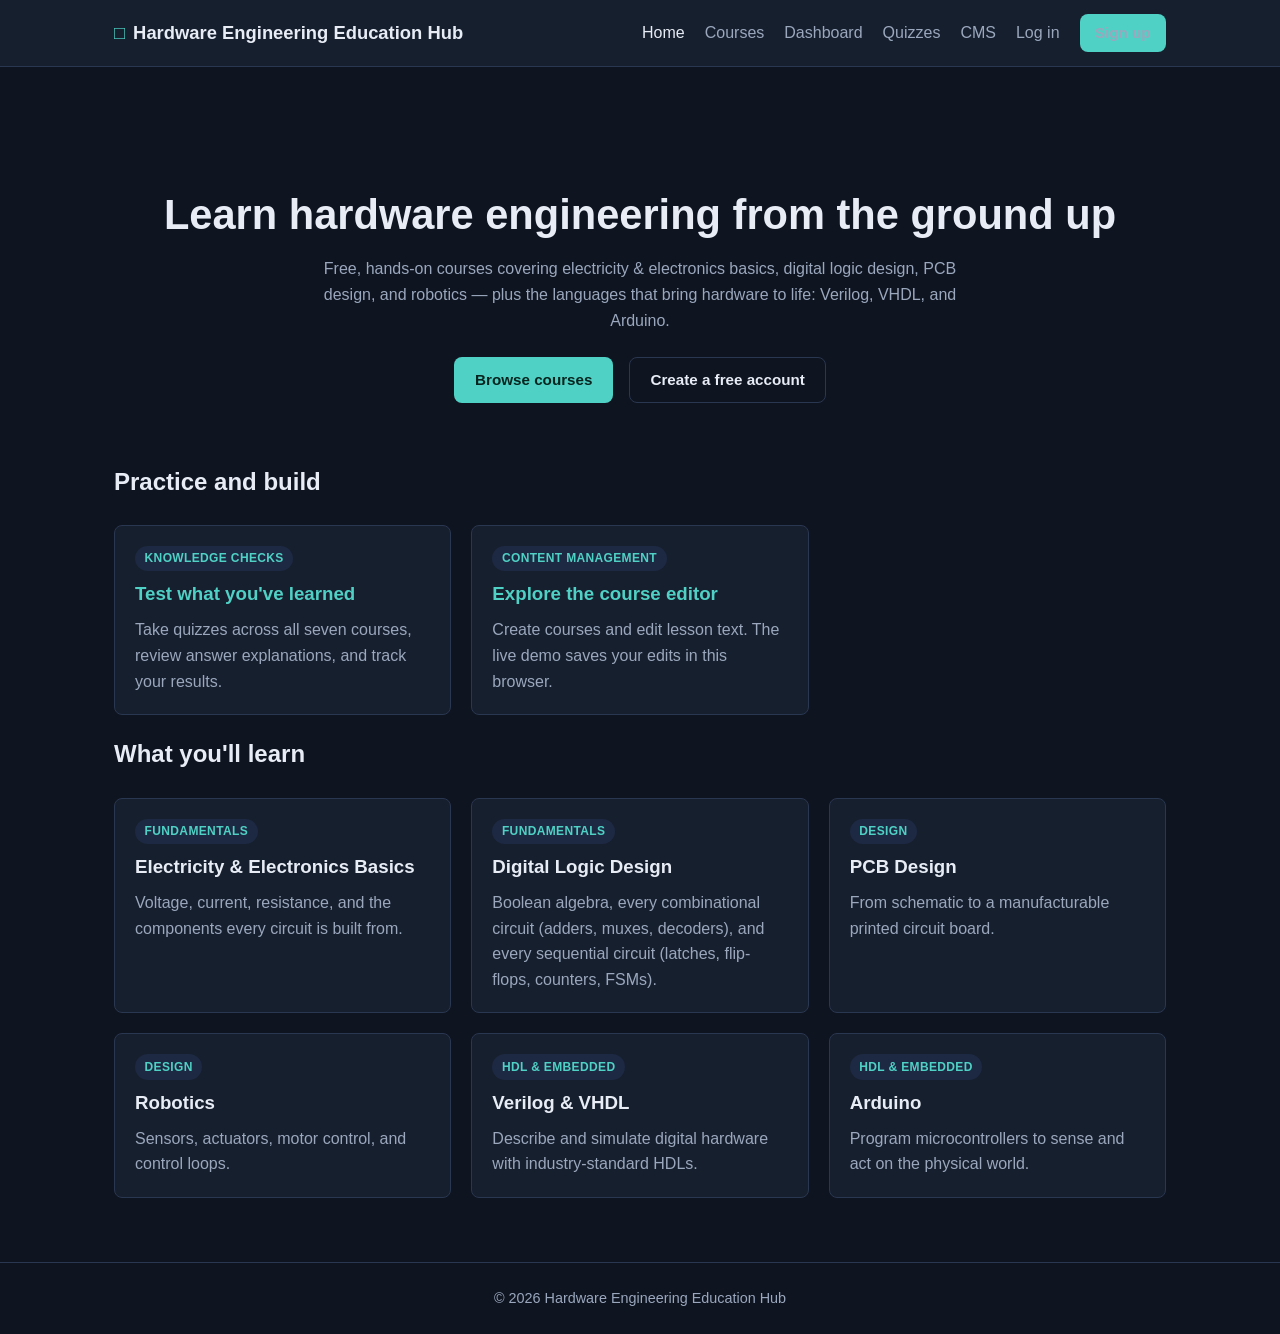
<file: frontend/index.html>
<!DOCTYPE html>
<html lang="en">
<head>
  <meta charset="UTF-8" />
  <meta name="viewport" content="width=device-width, initial-scale=1.0" />
  <title>Hardware Engineering Education Hub</title>
  <link rel="stylesheet" href="css/style.css" />
</head>
<body>
  <header class="site-header">
    <nav class="nav">
      <a class="brand" href="index.html"><span class="chip">&#9633;</span> Hardware Engineering Education Hub</a>
      <ul class="nav-links">
        <li><a href="index.html" data-page="index.html">Home</a></li>
        <li><a href="pages/courses.html" data-page="courses.html">Courses</a></li>
        <li><a href="pages/dashboard.html" data-page="dashboard.html">Dashboard</a></li>
        <li><a href="pages/quizzes.html" data-page="quizzes.html">Quizzes</a></li>
        <li><a href="pages/cms.html" data-page="cms.html">CMS</a></li>
        <li data-nav-auth style="display:flex; gap:1.25rem;"></li>
      </ul>
    </nav>
  </header>

  <main>
    <section class="hero">
      <h1>Learn hardware engineering from the ground up</h1>
      <p>
        Free, hands-on courses covering electricity &amp; electronics basics, digital logic design,
        PCB design, and robotics &mdash; plus the languages that bring hardware to life:
        Verilog, VHDL, and Arduino.
      </p>
      <div class="hero-actions">
        <a class="btn btn-primary" href="pages/courses.html">Browse courses</a>
        <a class="btn btn-secondary" href="pages/register.html">Create a free account</a>
      </div>
    </section>

    <section aria-labelledby="practice-heading">
      <h2 id="practice-heading">Practice and build</h2>
      <div class="card-grid">
        <a class="card" href="pages/quizzes.html">
          <span class="tag">Knowledge checks</span>
          <h3>Test what you've learned</h3>
          <p>Take quizzes across all seven courses, review answer explanations, and track your results.</p>
        </a>
        <a class="card" href="pages/cms.html">
          <span class="tag">Content management</span>
          <h3>Explore the course editor</h3>
          <p>Create courses and edit lesson text. The live demo saves your edits in this browser.</p>
        </a>
      </div>
    </section>

    <section>
      <h2>What you'll learn</h2>
      <div class="card-grid">
        <div class="card">
          <span class="tag">Fundamentals</span>
          <h3>Electricity &amp; Electronics Basics</h3>
          <p>Voltage, current, resistance, and the components every circuit is built from.</p>
        </div>
        <div class="card">
          <span class="tag">Fundamentals</span>
          <h3>Digital Logic Design</h3>
          <p>Boolean algebra, every combinational circuit (adders, muxes, decoders), and every sequential circuit (latches, flip-flops, counters, FSMs).</p>
        </div>
        <div class="card">
          <span class="tag">Design</span>
          <h3>PCB Design</h3>
          <p>From schematic to a manufacturable printed circuit board.</p>
        </div>
        <div class="card">
          <span class="tag">Design</span>
          <h3>Robotics</h3>
          <p>Sensors, actuators, motor control, and control loops.</p>
        </div>
        <div class="card">
          <span class="tag">HDL &amp; Embedded</span>
          <h3>Verilog &amp; VHDL</h3>
          <p>Describe and simulate digital hardware with industry-standard HDLs.</p>
        </div>
        <div class="card">
          <span class="tag">HDL &amp; Embedded</span>
          <h3>Arduino</h3>
          <p>Program microcontrollers to sense and act on the physical world.</p>
        </div>
      </div>
    </section>
  </main>

  <footer class="site-footer">
    &copy; 2026 Hardware Engineering Education Hub
  </footer>

  <script src="js/api.js"></script>
  <script src="js/main.js"></script>
</body>
</html>
</file>
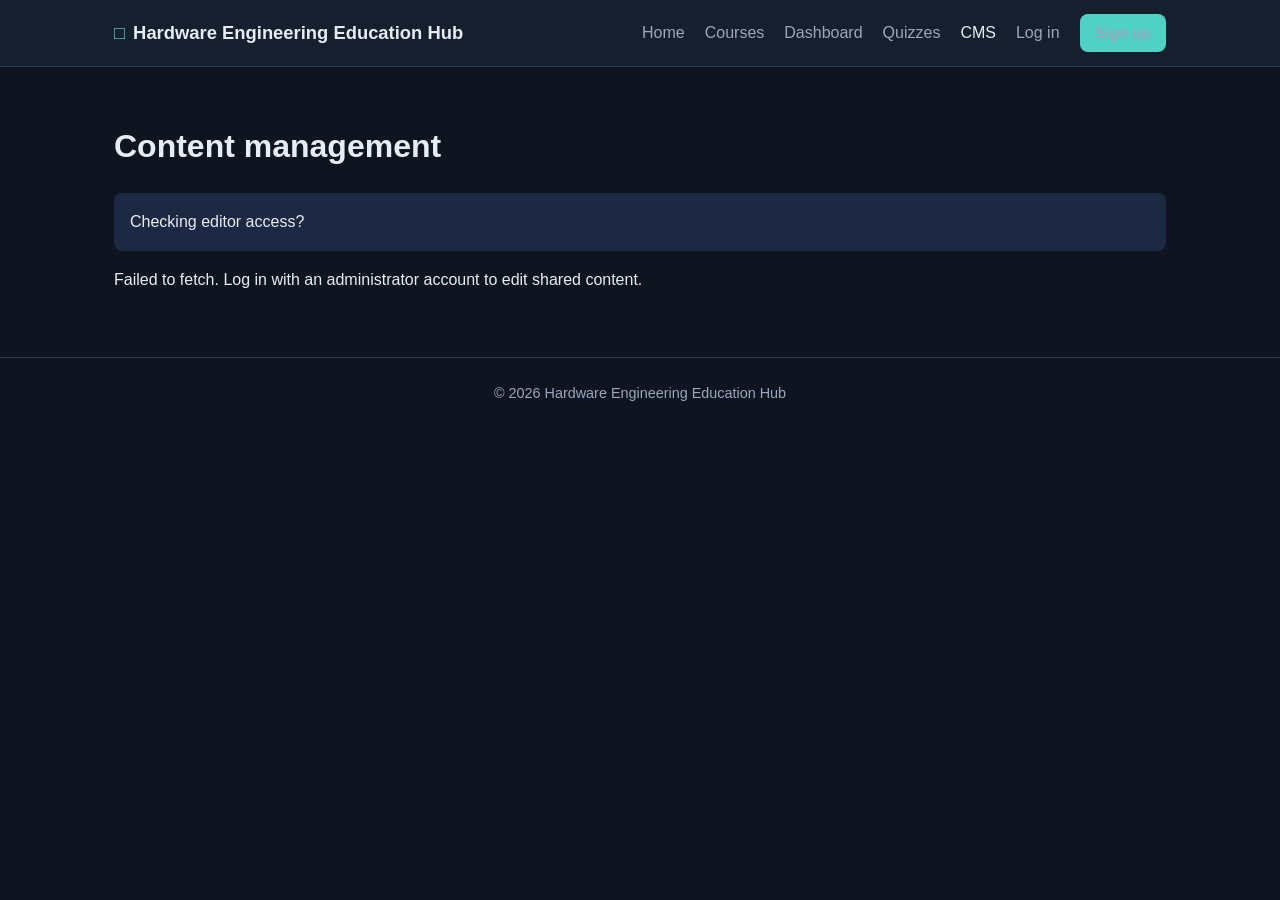
<file: frontend/pages/cms.html>
<!DOCTYPE html>
<html lang="en">
<head>
  <meta charset="UTF-8" />
  <meta name="viewport" content="width=device-width, initial-scale=1.0" />
  <title>Content management | Hardware Engineering Education Hub</title>
  <link rel="stylesheet" href="../css/style.css" />
</head>
<body>
  <header class="site-header">
    <nav class="nav">
      <a class="brand" href="../index.html"><span class="chip">&#9633;</span> Hardware Engineering Education Hub</a>
      <ul class="nav-links">
        <li><a href="../index.html" data-page="index.html">Home</a></li>
        <li><a href="courses.html" data-page="courses.html">Courses</a></li>
        <li><a href="dashboard.html" data-page="dashboard.html">Dashboard</a></li>
        <li><a href="quizzes.html" data-page="quizzes.html">Quizzes</a></li>
        <li><a href="cms.html" data-page="cms.html">CMS</a></li>
        <li data-nav-auth style="display:flex; gap:1.25rem;"></li>
      </ul>
    </nav>
  </header>

  <main>
    <h1>Content management</h1><p id="cms-notice" class="notice" role="status">Checking editor access?</p><div id="cms-content"></div>
  </main>

  <footer class="site-footer">
    &copy; 2026 Hardware Engineering Education Hub
  </footer>

  <script src="../js/api.js"></script>
  <script src="../js/main.js"></script>
  <script src="../js/learning.js"></script>
  <script src="../js/cms.js"></script>
</body>
</html>
</file>
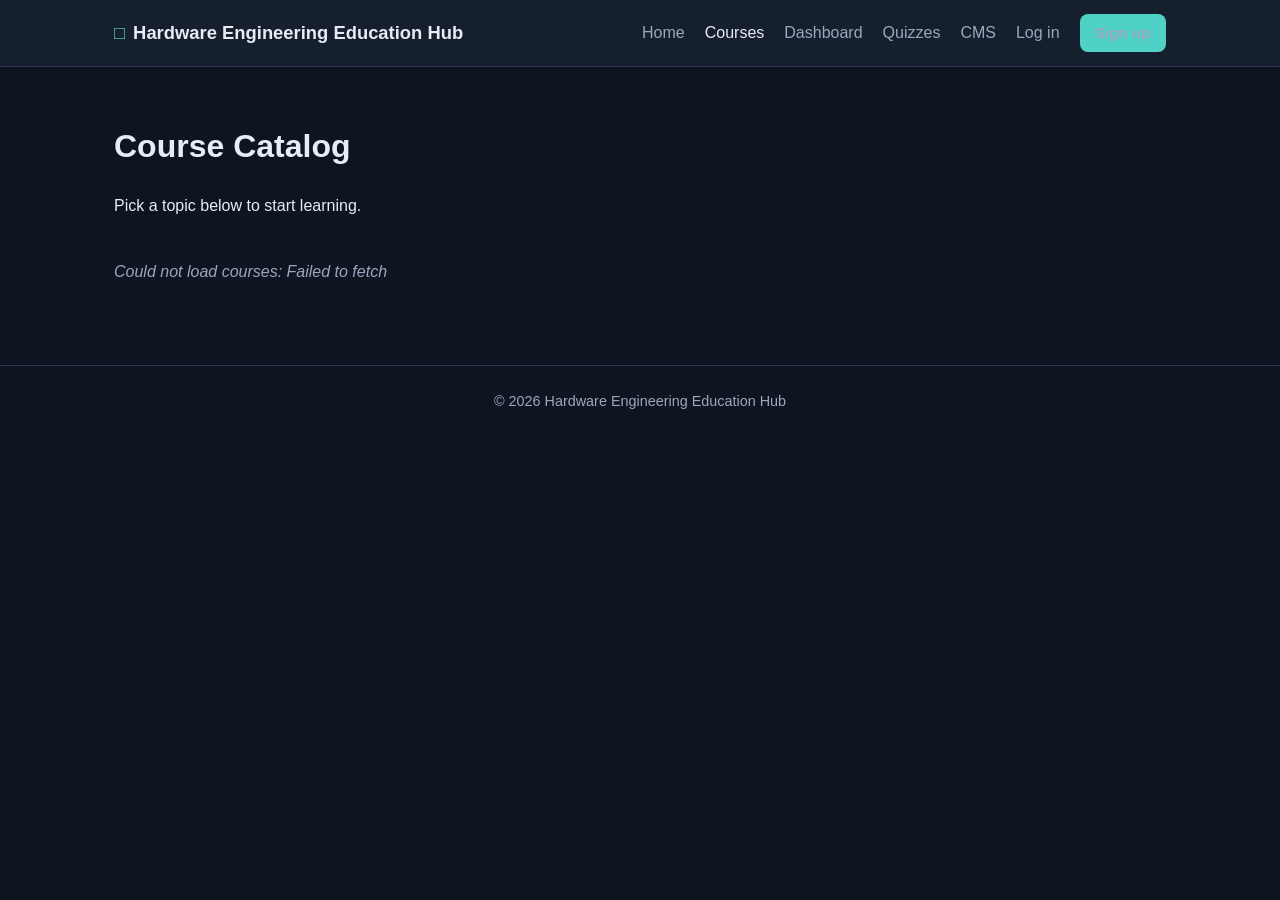
<file: frontend/pages/courses.html>
<!DOCTYPE html>
<html lang="en">
<head>
  <meta charset="UTF-8" />
  <meta name="viewport" content="width=device-width, initial-scale=1.0" />
  <title>Courses — Hardware Engineering Education Hub</title>
  <link rel="stylesheet" href="../css/style.css" />
</head>
<body>
  <header class="site-header">
    <nav class="nav">
      <a class="brand" href="../index.html"><span class="chip">&#9633;</span> Hardware Engineering Education Hub</a>
      <ul class="nav-links">
        <li><a href="../index.html" data-page="index.html">Home</a></li>
        <li><a href="courses.html" data-page="courses.html">Courses</a></li>
        <li><a href="dashboard.html" data-page="dashboard.html">Dashboard</a></li>
        <li><a href="quizzes.html" data-page="quizzes.html">Quizzes</a></li>
        <li><a href="cms.html" data-page="cms.html">CMS</a></li>
        <li data-nav-auth style="display:flex; gap:1.25rem;"></li>
      </ul>
    </nav>
  </header>

  <main>
    <h1>Course Catalog</h1>
    <p>Pick a topic below to start learning.</p>
    <div class="card-grid" id="course-grid">
      <p class="empty-state">Loading courses&hellip;</p>
    </div>
  </main>

  <footer class="site-footer">
    &copy; 2026 Hardware Engineering Education Hub
  </footer>

  <script src="../js/api.js"></script>
  <script src="../js/main.js"></script>
  <script src="../js/courses.js"></script>
</body>
</html>
</file>
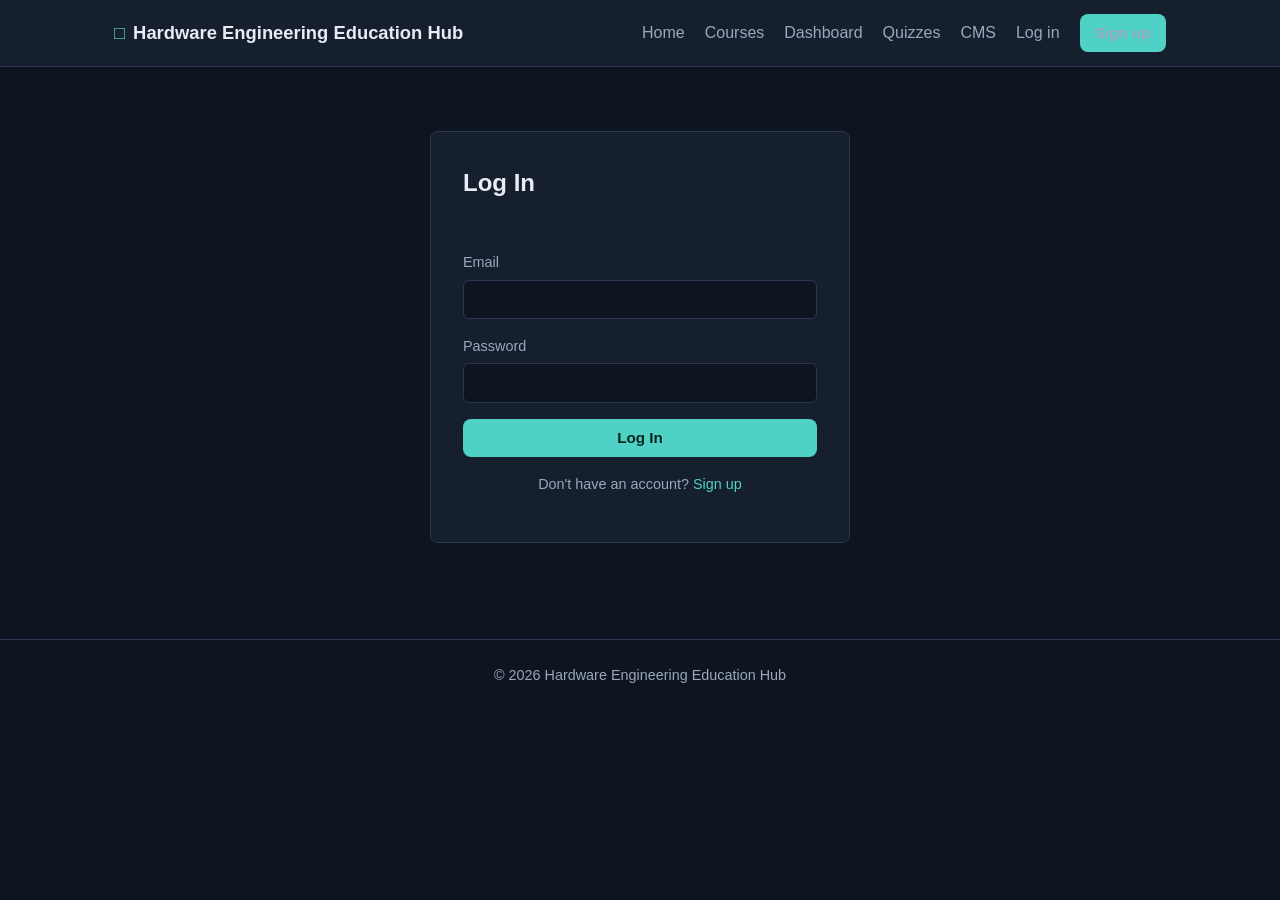
<file: frontend/pages/dashboard.html>
<!DOCTYPE html>
<html lang="en">
<head>
  <meta charset="UTF-8" />
  <meta name="viewport" content="width=device-width, initial-scale=1.0" />
  <title>Dashboard — Hardware Engineering Education Hub</title>
  <link rel="stylesheet" href="../css/style.css" />
</head>
<body>
  <header class="site-header">
    <nav class="nav">
      <a class="brand" href="../index.html"><span class="chip">&#9633;</span> Hardware Engineering Education Hub</a>
      <ul class="nav-links">
        <li><a href="../index.html" data-page="index.html">Home</a></li>
        <li><a href="courses.html" data-page="courses.html">Courses</a></li>
        <li><a href="dashboard.html" data-page="dashboard.html">Dashboard</a></li>
        <li><a href="quizzes.html" data-page="quizzes.html">Quizzes</a></li>
        <li><a href="cms.html" data-page="cms.html">CMS</a></li>
        <li data-nav-auth style="display:flex; gap:1.25rem;"></li>
      </ul>
    </nav>
  </header>

  <main>
    <h1 id="dashboard-greeting">Your Dashboard</h1>
    <p>Track the lessons you've completed across all courses.</p>
    <div id="dashboard-content">
      <p class="empty-state">Loading your progress&hellip;</p>
    </div>
    <h2>Quiz results</h2>
    <div id="quiz-history"><p>Loading results?</p></div>
  </main>

  <footer class="site-footer">
    &copy; 2026 Hardware Engineering Education Hub
  </footer>

  <script src="../js/api.js"></script>
  <script src="../js/main.js"></script>
  <script src="../js/dashboard.js"></script>
  <script src="../js/learning.js"></script>
</body>
</html>
</file>
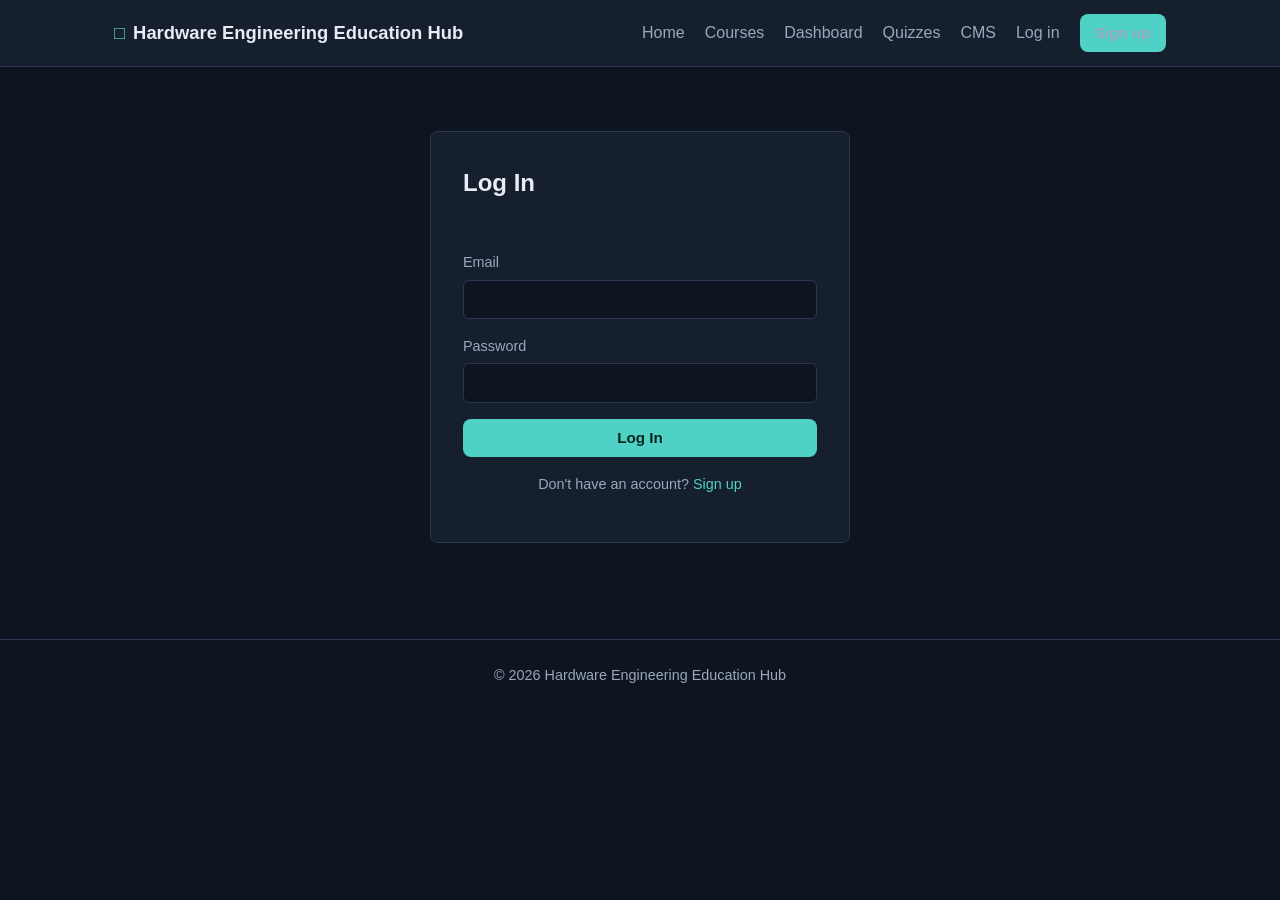
<file: frontend/pages/login.html>
<!DOCTYPE html>
<html lang="en">
<head>
  <meta charset="UTF-8" />
  <meta name="viewport" content="width=device-width, initial-scale=1.0" />
  <title>Log In — Hardware Engineering Education Hub</title>
  <link rel="stylesheet" href="../css/style.css" />
</head>
<body>
  <header class="site-header">
    <nav class="nav">
      <a class="brand" href="../index.html"><span class="chip">&#9633;</span> Hardware Engineering Education Hub</a>
      <ul class="nav-links">
        <li><a href="../index.html" data-page="index.html">Home</a></li>
        <li><a href="courses.html" data-page="courses.html">Courses</a></li>
        <li><a href="dashboard.html" data-page="dashboard.html">Dashboard</a></li>
        <li><a href="quizzes.html" data-page="quizzes.html">Quizzes</a></li>
        <li><a href="cms.html" data-page="cms.html">CMS</a></li>
        <li data-nav-auth style="display:flex; gap:1.25rem;"></li>
      </ul>
    </nav>
  </header>

  <main>
    <div class="form-card">
      <h1>Log In</h1>
      <form id="login-form" novalidate>
        <p class="form-message" data-form-message></p>
        <div class="field">
          <label for="email">Email</label>
          <input type="email" id="email" name="email" required />
        </div>
        <div class="field">
          <label for="password">Password</label>
          <input type="password" id="password" name="password" required minlength="8" />
        </div>
        <button type="submit" class="btn btn-primary" style="width: 100%;">Log In</button>
      </form>
      <p class="form-footer">Don't have an account? <a href="register.html">Sign up</a></p>
    </div>
  </main>

  <footer class="site-footer">
    &copy; 2026 Hardware Engineering Education Hub
  </footer>

  <script src="../js/api.js"></script>
  <script src="../js/main.js"></script>
  <script src="../js/auth.js"></script>
</body>
</html>
</file>
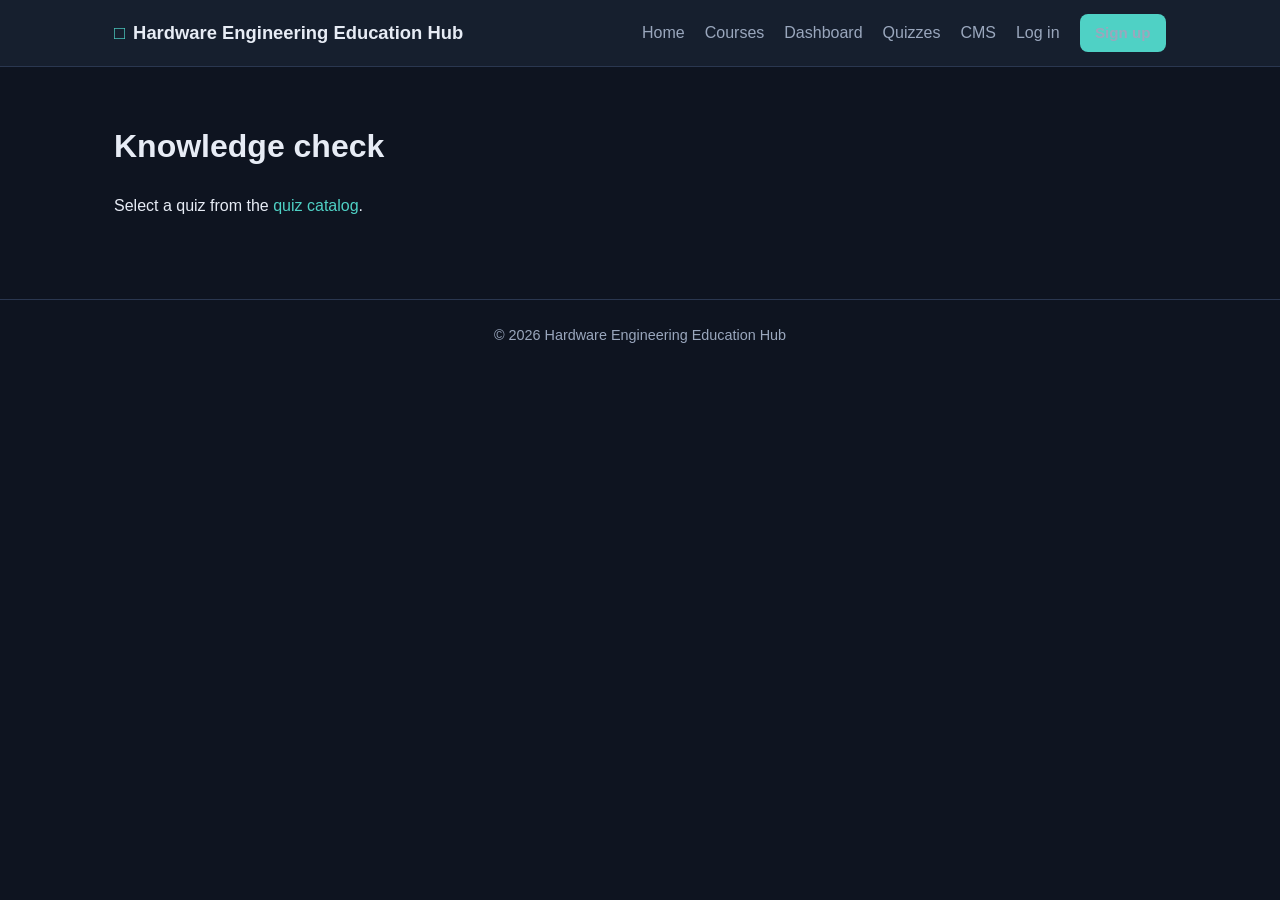
<file: frontend/pages/quiz.html>
<!DOCTYPE html>
<html lang="en">
<head>
  <meta charset="UTF-8" />
  <meta name="viewport" content="width=device-width, initial-scale=1.0" />
  <title>Knowledge check | Hardware Engineering Education Hub</title>
  <link rel="stylesheet" href="../css/style.css" />
</head>
<body>
  <header class="site-header">
    <nav class="nav">
      <a class="brand" href="../index.html"><span class="chip">&#9633;</span> Hardware Engineering Education Hub</a>
      <ul class="nav-links">
        <li><a href="../index.html" data-page="index.html">Home</a></li>
        <li><a href="courses.html" data-page="courses.html">Courses</a></li>
        <li><a href="dashboard.html" data-page="dashboard.html">Dashboard</a></li>
        <li><a href="quizzes.html" data-page="quizzes.html">Quizzes</a></li>
        <li><a href="cms.html" data-page="cms.html">CMS</a></li>
        <li data-nav-auth style="display:flex; gap:1.25rem;"></li>
      </ul>
    </nav>
  </header>

  <main>
    <h1>Knowledge check</h1><div id="quiz-content"><p>Loading quiz?</p></div>
  </main>

  <footer class="site-footer">
    &copy; 2026 Hardware Engineering Education Hub
  </footer>

  <script src="../js/api.js"></script>
  <script src="../js/main.js"></script>
  <script src="../js/learning.js"></script>
</body>
</html>
</file>
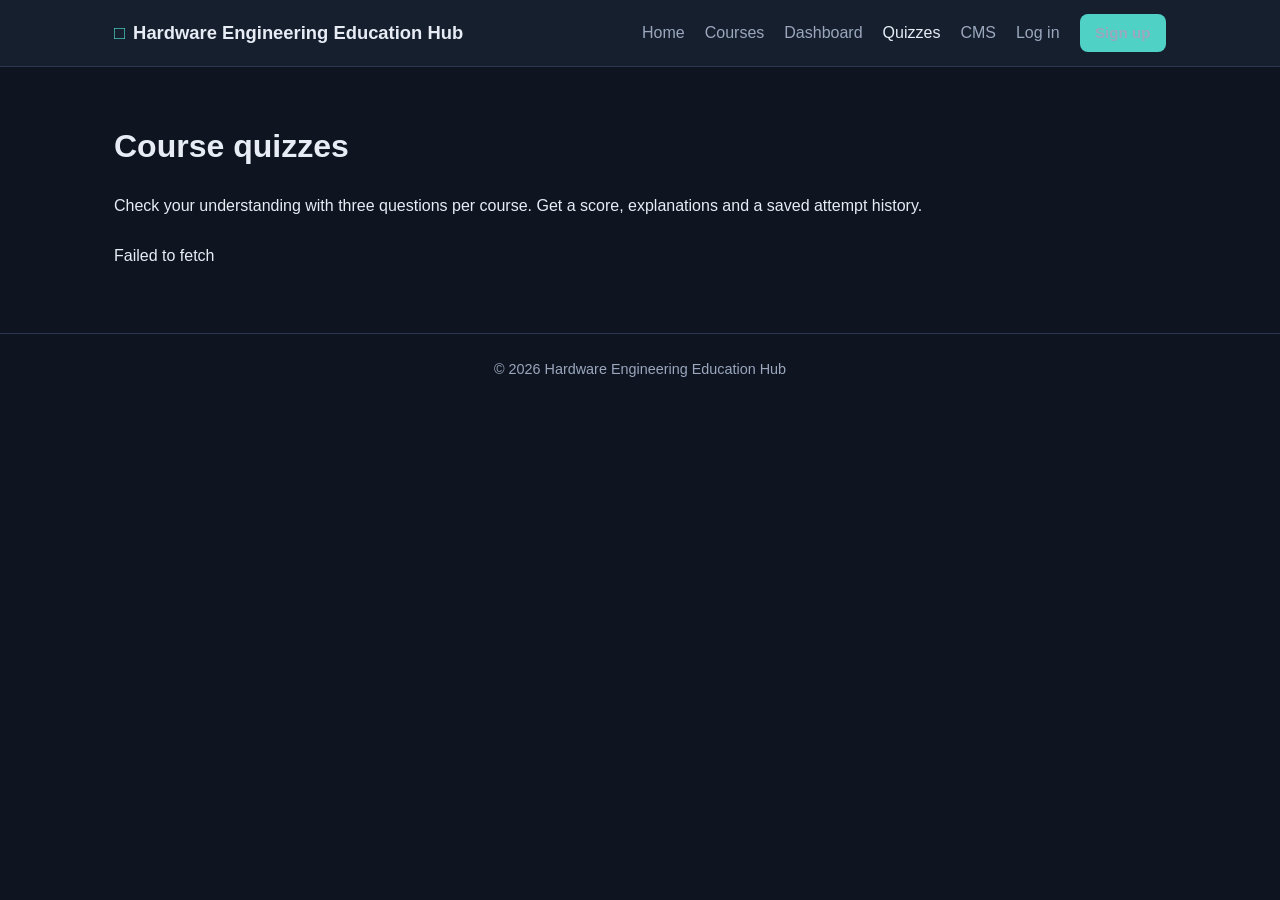
<file: frontend/pages/quizzes.html>
<!DOCTYPE html>
<html lang="en">
<head>
  <meta charset="UTF-8" />
  <meta name="viewport" content="width=device-width, initial-scale=1.0" />
  <title>Course quizzes | Hardware Engineering Education Hub</title>
  <link rel="stylesheet" href="../css/style.css" />
</head>
<body>
  <header class="site-header">
    <nav class="nav">
      <a class="brand" href="../index.html"><span class="chip">&#9633;</span> Hardware Engineering Education Hub</a>
      <ul class="nav-links">
        <li><a href="../index.html" data-page="index.html">Home</a></li>
        <li><a href="courses.html" data-page="courses.html">Courses</a></li>
        <li><a href="dashboard.html" data-page="dashboard.html">Dashboard</a></li>
        <li><a href="quizzes.html" data-page="quizzes.html">Quizzes</a></li>
        <li><a href="cms.html" data-page="cms.html">CMS</a></li>
        <li data-nav-auth style="display:flex; gap:1.25rem;"></li>
      </ul>
    </nav>
  </header>

  <main>
    <h1>Course quizzes</h1><p>Check your understanding with three questions per course. Get a score, explanations and a saved attempt history.</p><div id="quiz-catalog" class="card-grid"><p>Loading quizzes?</p></div>
  </main>

  <footer class="site-footer">
    &copy; 2026 Hardware Engineering Education Hub
  </footer>

  <script src="../js/api.js"></script>
  <script src="../js/main.js"></script>
  <script src="../js/learning.js"></script>
</body>
</html>
</file>
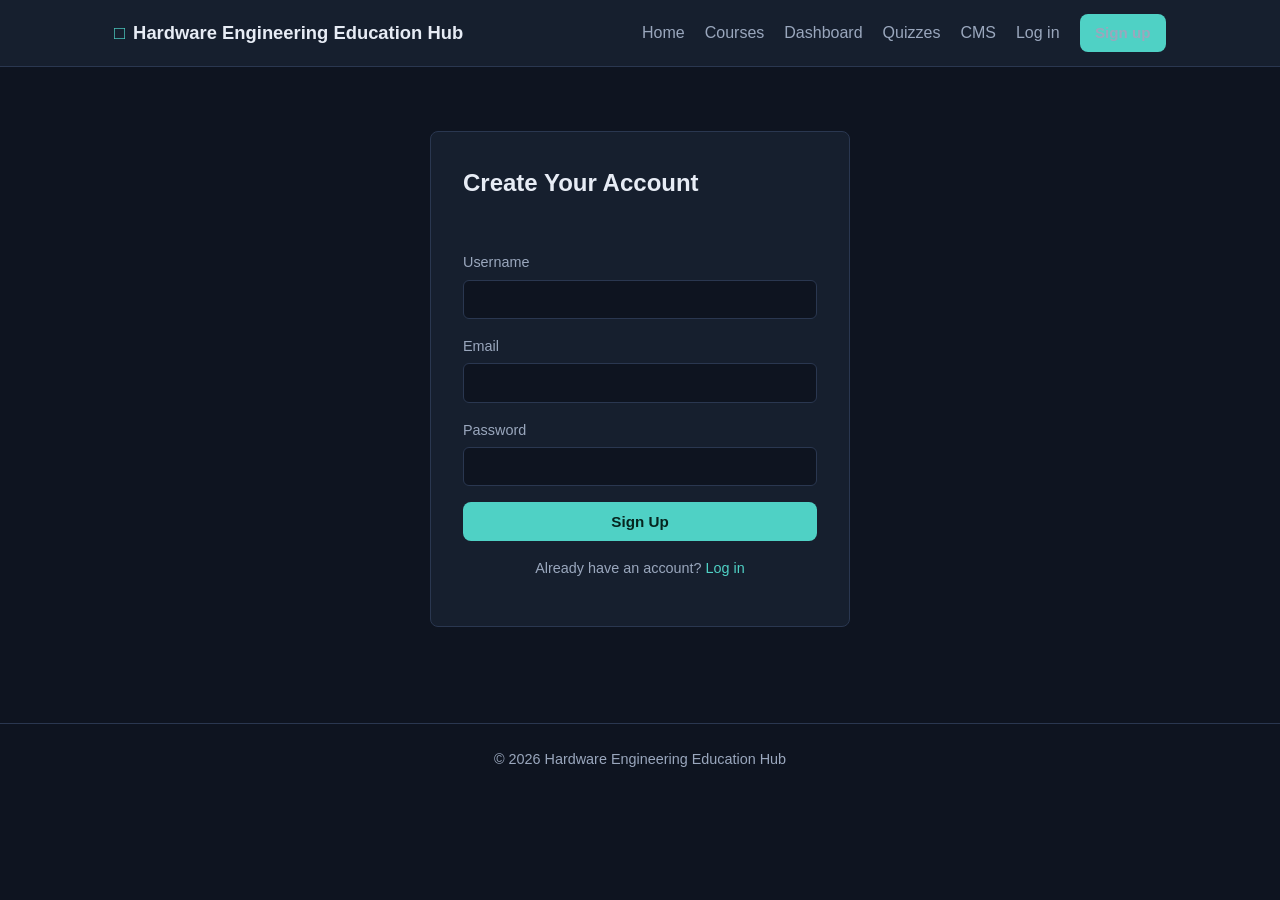
<file: frontend/pages/register.html>
<!DOCTYPE html>
<html lang="en">
<head>
  <meta charset="UTF-8" />
  <meta name="viewport" content="width=device-width, initial-scale=1.0" />
  <title>Sign Up — Hardware Engineering Education Hub</title>
  <link rel="stylesheet" href="../css/style.css" />
</head>
<body>
  <header class="site-header">
    <nav class="nav">
      <a class="brand" href="../index.html"><span class="chip">&#9633;</span> Hardware Engineering Education Hub</a>
      <ul class="nav-links">
        <li><a href="../index.html" data-page="index.html">Home</a></li>
        <li><a href="courses.html" data-page="courses.html">Courses</a></li>
        <li><a href="dashboard.html" data-page="dashboard.html">Dashboard</a></li>
        <li><a href="quizzes.html" data-page="quizzes.html">Quizzes</a></li>
        <li><a href="cms.html" data-page="cms.html">CMS</a></li>
        <li data-nav-auth style="display:flex; gap:1.25rem;"></li>
      </ul>
    </nav>
  </header>

  <main>
    <div class="form-card">
      <h1>Create Your Account</h1>
      <form id="register-form" novalidate>
        <p class="form-message" data-form-message></p>
        <div class="field">
          <label for="username">Username</label>
          <input type="text" id="username" name="username" required minlength="3" />
        </div>
        <div class="field">
          <label for="email">Email</label>
          <input type="email" id="email" name="email" required />
        </div>
        <div class="field">
          <label for="password">Password</label>
          <input type="password" id="password" name="password" required minlength="8" />
        </div>
        <button type="submit" class="btn btn-primary" style="width: 100%;">Sign Up</button>
      </form>
      <p class="form-footer">Already have an account? <a href="login.html">Log in</a></p>
    </div>
  </main>

  <footer class="site-footer">
    &copy; 2026 Hardware Engineering Education Hub
  </footer>

  <script src="../js/api.js"></script>
  <script src="../js/main.js"></script>
  <script src="../js/auth.js"></script>
</body>
</html>
</file>
<file: frontend/css/style.css>
:root {
  --bg: #0e1420;
  --surface: #161f2e;
  --surface-alt: #1d2942;
  --border: #2a3750;
  --text: #e7ecf5;
  --text-muted: #9aa7bd;
  --accent: #4fd1c5;
  --accent-strong: #38b2ac;
  --danger: #f56565;
  --radius: 8px;
  --max-width: 1100px;
}

* {
  box-sizing: border-box;
}

body {
  margin: 0;
  font-family: "Segoe UI", Roboto, Helvetica, Arial, sans-serif;
  background: var(--bg);
  color: var(--text);
  line-height: 1.6;
}

a {
  color: var(--accent);
  text-decoration: none;
}

a:hover {
  text-decoration: underline;
}

img,
svg {
  max-width: 100%;
}

/* Layout */

.site-header {
  border-bottom: 1px solid var(--border);
  background: var(--surface);
  position: sticky;
  top: 0;
  z-index: 10;
}

.site-header .nav {
  max-width: var(--max-width);
  margin: 0 auto;
  display: flex;
  align-items: center;
  justify-content: space-between;
  padding: 0.9rem 1.5rem;
  flex-wrap: wrap;
  gap: 0.75rem;
}

.brand {
  font-weight: 700;
  font-size: 1.15rem;
  color: var(--text);
  display: flex;
  align-items: center;
  gap: 0.5rem;
}

.brand:hover {
  text-decoration: none;
}

.brand .chip {
  color: var(--accent);
}

.nav-links {
  list-style: none;
  display: flex;
  gap: 1.25rem;
  margin: 0;
  padding: 0;
  flex-wrap: wrap;
  align-items: center;
}

.nav-links [data-nav-auth] {
  align-items: center;
}

.nav-links a {
  color: var(--text-muted);
}

.nav-links a:hover,
.nav-links a.active {
  color: var(--text);
  text-decoration: none;
}

main {
  max-width: var(--max-width);
  margin: 0 auto;
  padding: 2rem 1.5rem 4rem;
}

.site-footer {
  border-top: 1px solid var(--border);
  color: var(--text-muted);
  text-align: center;
  padding: 1.5rem;
  font-size: 0.9rem;
}

/* Hero */

.hero {
  text-align: center;
  padding: 3rem 1rem 2.5rem;
}

.hero h1 {
  font-size: clamp(1.8rem, 4vw, 2.6rem);
  margin-bottom: 0.5rem;
}

.hero p {
  color: var(--text-muted);
  max-width: 640px;
  margin: 0 auto 1.5rem;
}

.hero-actions {
  display: flex;
  gap: 1rem;
  justify-content: center;
  flex-wrap: wrap;
}

/* Buttons */

.btn {
  display: inline-block;
  padding: 0.6rem 1.25rem;
  border-radius: var(--radius);
  font-weight: 600;
  border: 1px solid transparent;
  cursor: pointer;
  font-size: 0.95rem;
}

.btn:hover {
  text-decoration: none;
}

.btn-primary {
  background: var(--accent);
  color: #06251f;
}

.btn-primary:hover {
  background: var(--accent-strong);
}

.btn-secondary {
  background: transparent;
  color: var(--text);
  border-color: var(--border);
}

.btn-secondary:hover {
  border-color: var(--accent);
  color: var(--accent);
}

/* Cards / grid */

.card-grid {
  display: grid;
  grid-template-columns: repeat(auto-fill, minmax(260px, 1fr));
  gap: 1.25rem;
  margin-top: 1.5rem;
}

.card {
  background: var(--surface);
  border: 1px solid var(--border);
  border-radius: var(--radius);
  padding: 1.25rem;
  display: flex;
  flex-direction: column;
  gap: 0.5rem;
}

.card h3 {
  margin: 0;
}

.card p {
  color: var(--text-muted);
  margin: 0;
  flex-grow: 1;
}

.tag {
  align-self: flex-start;
  background: var(--surface-alt);
  color: var(--accent);
  font-size: 0.75rem;
  font-weight: 600;
  letter-spacing: 0.03em;
  text-transform: uppercase;
  padding: 0.2rem 0.6rem;
  border-radius: 999px;
}

/* Course / lesson layout */

.course-layout {
  display: grid;
  grid-template-columns: 260px 1fr;
  gap: 2rem;
  align-items: start;
}

@media (max-width: 720px) {
  .course-layout {
    grid-template-columns: 1fr;
  }
}

.lesson-list {
  background: var(--surface);
  border: 1px solid var(--border);
  border-radius: var(--radius);
  padding: 1rem;
  list-style: none;
  margin: 0;
  position: sticky;
  top: 80px;
}

.lesson-list li + li {
  margin-top: 0.35rem;
}

.lesson-list a {
  display: flex;
  justify-content: space-between;
  gap: 0.5rem;
  padding: 0.5rem 0.6rem;
  border-radius: 6px;
  color: var(--text);
}

.lesson-list a:hover,
.lesson-list a.active {
  background: var(--surface-alt);
  text-decoration: none;
}

.lesson-list .done-mark {
  color: var(--accent);
}

.lesson-content {
  background: var(--surface);
  border: 1px solid var(--border);
  border-radius: var(--radius);
  padding: 1.75rem;
  min-height: 200px;
}

/* Forms */

.form-card {
  max-width: 420px;
  margin: 2rem auto;
  background: var(--surface);
  border: 1px solid var(--border);
  border-radius: var(--radius);
  padding: 2rem;
}

.form-card h1 {
  margin-top: 0;
  font-size: 1.5rem;
}

.field {
  margin-bottom: 1rem;
}

.field label {
  display: block;
  margin-bottom: 0.35rem;
  font-size: 0.9rem;
  color: var(--text-muted);
}

.field input {
  width: 100%;
  padding: 0.6rem 0.75rem;
  border-radius: 6px;
  border: 1px solid var(--border);
  background: var(--bg);
  color: var(--text);
  font-size: 1rem;
}

.field input:focus {
  outline: none;
  border-color: var(--accent);
}

.form-message {
  min-height: 1.4em;
  font-size: 0.9rem;
  margin-bottom: 0.75rem;
}

.form-message.error {
  color: var(--danger);
}

.form-message.success {
  color: var(--accent);
}

.form-footer {
  margin-top: 1rem;
  font-size: 0.9rem;
  color: var(--text-muted);
  text-align: center;
}

/* Dashboard */

.progress-table {
  width: 100%;
  border-collapse: collapse;
  margin-top: 1rem;
}

.progress-table th,
.progress-table td {
  text-align: left;
  padding: 0.6rem 0.75rem;
  border-bottom: 1px solid var(--border);
}

.progress-table th {
  color: var(--text-muted);
  font-size: 0.85rem;
  text-transform: uppercase;
  letter-spacing: 0.03em;
}

.empty-state {
  color: var(--text-muted);
  font-style: italic;
}

/* Lesson body content */

.lesson-body h3 {
  margin-top: 1.75rem;
  margin-bottom: 0.5rem;
}

.lesson-body h3:first-child {
  margin-top: 0;
}

.lesson-body p {
  margin: 0.5rem 0;
}

.lesson-body ul,
.lesson-body ol {
  margin: 0.5rem 0;
  padding-left: 1.4rem;
}

.lesson-body li {
  margin-bottom: 0.3rem;
}

.lesson-body code {
  background: var(--surface-alt);
  border-radius: 4px;
  padding: 0.1rem 0.35rem;
  font-family: "Cascadia Code", Consolas, "Courier New", monospace;
  font-size: 0.9em;
}

.lesson-body pre {
  background: var(--bg);
  border: 1px solid var(--border);
  border-radius: var(--radius);
  padding: 1rem;
  overflow-x: auto;
  margin: 0.75rem 0;
}

.lesson-body pre code {
  background: none;
  padding: 0;
}

.data-table,
.truth-table {
  width: 100%;
  border-collapse: collapse;
  margin: 0.75rem 0 1.25rem;
  font-size: 0.95rem;
}

.data-table caption,
.truth-table caption {
  text-align: left;
  color: var(--text-muted);
  font-size: 0.85rem;
  margin-bottom: 0.4rem;
  caption-side: top;
}

.data-table th,
.data-table td,
.truth-table th,
.truth-table td {
  border: 1px solid var(--border);
  padding: 0.45rem 0.7rem;
  text-align: center;
}

.data-table th,
.truth-table th {
  background: var(--surface-alt);
  color: var(--text);
}

.truth-table td:first-child,
.data-table td:first-child {
  text-align: left;
}

.lesson-actions {
  margin-top: 1.5rem;
  padding-top: 1.25rem;
  border-top: 1px solid var(--border);
}

/* Quizzes and content management */
.quiz-question { margin: 1.5rem 0; padding: 1.25rem; border: 1px solid var(--border); border-radius: var(--radius); }
.quiz-question legend { font-weight: 600; padding: 0 .4rem; }
.quiz-option { display: flex; align-items: baseline; gap: .6rem; padding: .55rem; cursor: pointer; }
.quiz-option:hover { background: var(--surface-alt); }
.answer-review { border-left: 3px solid var(--accent); padding: .25rem 1rem; margin: 1.5rem 0; }
.editor-grid { display: grid; grid-template-columns: minmax(0,1fr) minmax(0,1.3fr); gap: 1.5rem; }
.field select, .field textarea { width: 100%; padding: .65rem; border: 1px solid var(--border); border-radius: 6px; background: var(--bg); color: var(--text); font: inherit; }
.field textarea { resize: vertical; }
.notice { padding: 1rem; background: var(--surface-alt); border-radius: var(--radius); }
.text-preview { white-space: pre-wrap; padding: 1rem; margin-top: 1rem; border: 1px solid var(--border); overflow-wrap: anywhere; }
#cms-status, #quiz-error { min-height: 1.5em; }
#cms-content button { margin: .2rem 0; }
@media (max-width: 800px) { .editor-grid { grid-template-columns: 1fr; } .nav-links { gap: .85rem; } }
</file>
